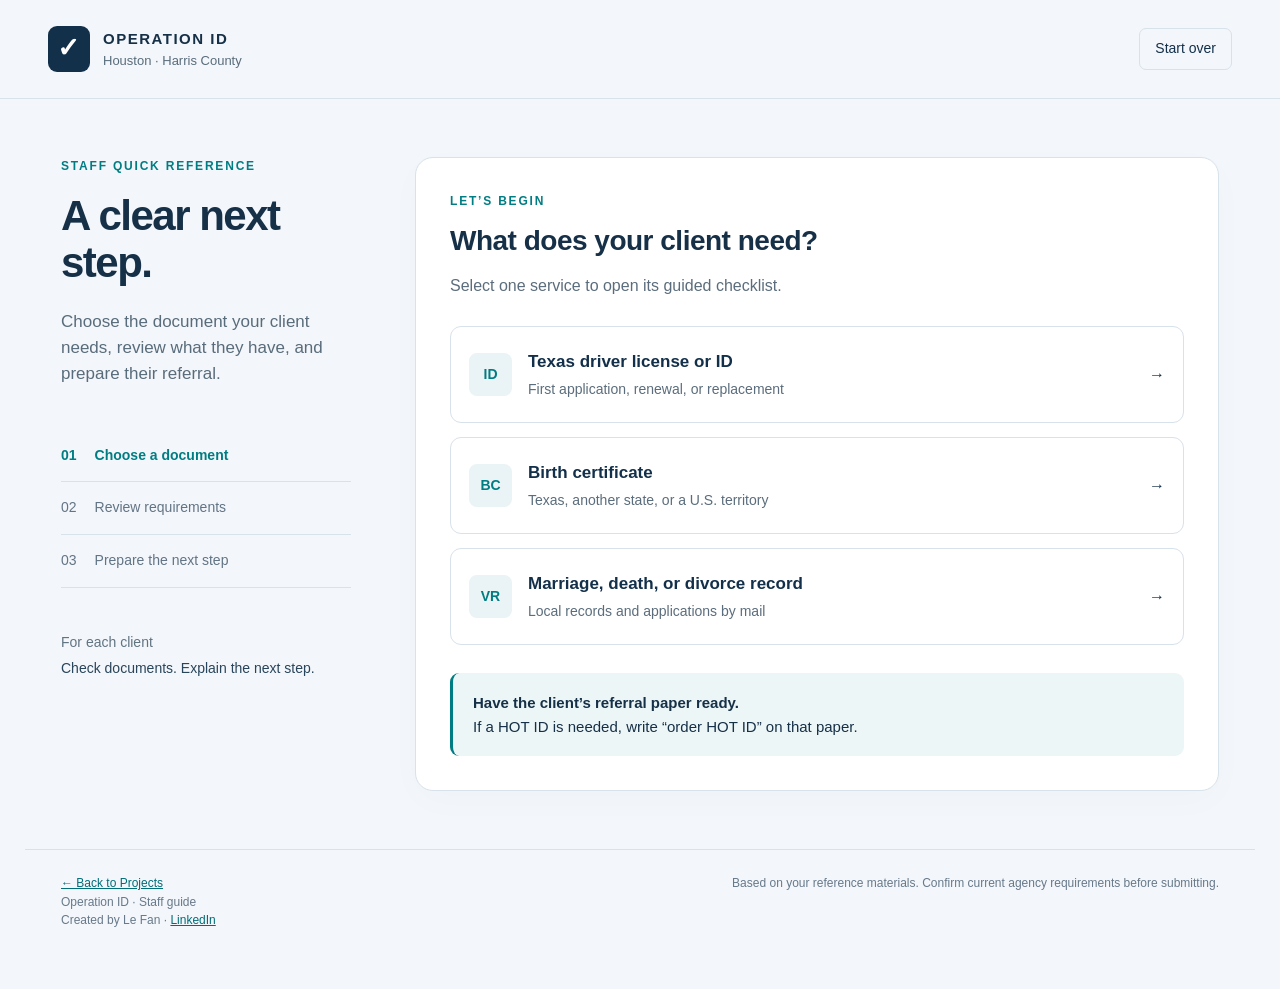
<file: index.html>
<!doctype html><html lang="en">
<head><meta charset="UTF-8">
  <meta name="viewport" content="width=device-width,initial-scale=1">
  <title>Houston Document Guide</title>
  <meta name="description" content="Operation ID staff guide for Texas identification, birth certificates, and vital records.">
  <link rel="icon" type="image/svg+xml" href="data:image/svg+xml,%3Csvg xmlns='http://www.w3.org/2000/svg' viewBox='0 0 32 32'%3E%3Crect width='32' height='32' rx='7' fill='%2313304a'/%3E%3Cpath d='M9 8h14v17H9z' fill='white'/%3E%3Cpath d='m12 17 3 3 6-7' fill='none' stroke='%23007d83' stroke-width='2'/%3E%3C/svg%3E"><link rel="stylesheet" href="style.css">
</head>
  <body>
    <header>
      <div class="brand">
        <span class="mark">✓</span>
        <div>OPERATION ID
          <small>Houston · Harris County</small>
        </div>
      </div>
      <button class="quiet" id="reset">Start over</button>
    </header>
    <main>
      <aside>
        <div class="eyebrow">STAFF QUICK REFERENCE</div>
        <h1>A clear next step.</h1>
        <p>Choose the document your client needs, review what they have, and prepare their referral.</p>
        <nav aria-label="Guide progress">
          <div class="step active">01 
            <span>Choose a document</span>
          </div>
          <div class="step">02 
            <span>Review requirements</span>
          </div>
          <div class="step">03 
            <span>Prepare the next step</span>
          </div>
        </nav>
        <div class="side-note">For each client<br>
          <strong>Check documents. Explain the next step.</strong>
        </div>
      </aside><section id="workspace" aria-label="Document guide">
        <div class="eyebrow">LET’S BEGIN</div><h2>What does your client need?
        </h2>
        <p class="muted">Select one service to open its guided checklist.</p>
        <div class="choices">
          <button class="choice" data-flow="dps">
          <span class="icon">ID</span>
          <span><strong>Texas driver license or ID</strong><small>First application, renewal, or replacement</small></span>
          <span aria-hidden="true">→</span>
        </button>
         <button class="choice" data-flow="birth">
           <span class="icon">BC</span>
           <span><strong>Birth certificate</strong><small>Texas, another state, or a U.S. territory</small></span>
           <span aria-hidden="true">→</span>
         </button>
          <button class="choice" data-flow="records">
            <span class="icon">VR</span>
            <span><strong>Marriage, death, or divorce record</strong><small>Local records and applications by mail</small></span><span aria-hidden="true">→</span></button></div><div class="note"><strong>Have the client’s referral paper ready.</strong><br>If a HOT ID is needed, write “order HOT ID” on that paper.</div></section></main><footer><div><a href="https://vonfxl.com/Projects.html">← Back to Projects</a><br>Operation ID · Staff guide<br><span id="author-credit">Created by Le Fan · <a href="https://www.linkedin.com/in/le-fan/" target="_blank" rel="noopener noreferrer" aria-label="Le Fan on LinkedIn">LinkedIn</a></span></div><span>Based on your reference materials. Confirm current agency requirements before submitting.</span></footer><script src="data.js"></script><script src="supabase-config.js"></script><script src="state-rules.js"></script><script src="app.js"></script></body></html>
</file>
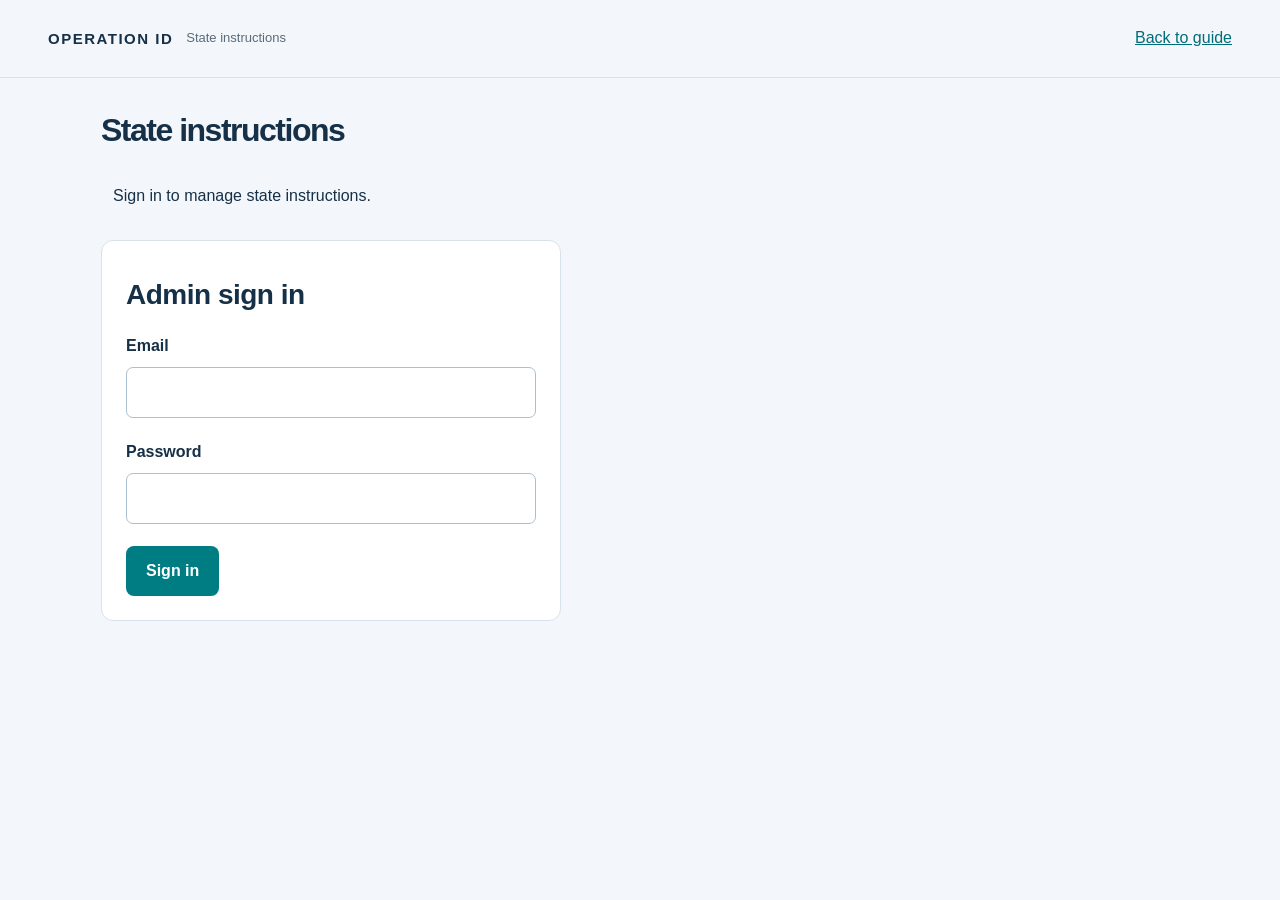
<file: admin/index.html>
<!doctype html>
<html lang="en">
<head>
  <meta charset="utf-8"><meta name="viewport" content="width=device-width,initial-scale=1">
  <title>State instructions · Operation ID</title>
  <link rel="stylesheet" href="../style.css"><link rel="stylesheet" href="admin.css">
</head>
<body>
  <header><div class="brand">OPERATION ID <small>State instructions</small></div><a href="../">Back to guide</a></header>
  <main>
    <h1>State instructions</h1>
    <p id="status" role="status" aria-live="polite">Checking sign-in…</p>
    <section id="login-panel" hidden>
      <h2>Admin sign in</h2>
      <form id="login">
        <label class="field" for="email">Email</label><input id="email" type="email" autocomplete="username" required>
        <label class="field" for="password">Password</label><input id="password" type="password" autocomplete="current-password" required>
        <button class="primary" type="submit">Sign in</button>
      </form>
    </section>
    <div class="actions"><button id="logout" class="quiet" hidden>Log out</button></div>
    <section id="dashboard" hidden>
      <p>Edit instruction text only. Cover-letter requirements and the guide checklist are maintained separately.</p>
      <label class="field" for="search">Find a state or territory</label><input id="search" type="search" placeholder="State name or code">
      <button class="quiet" id="refresh">Refresh list</button>
      <div class="table-scroll"><table>
        <thead><tr><th>State</th><th>Code</th><th>Instruction</th><th>Last verified</th><th>Last updated</th><th>Active</th><th>Actions</th></tr></thead>
        <tbody id="rules"></tbody>
      </table></div>
      <form id="editor" hidden>
        <h2 id="edit-title">Edit state</h2>
        <p>Changing the state also changes its code. Each state can have only one record.</p>
        <label class="field" for="state-name">State / territory</label><select id="state-name" required></select>
        <label class="field" for="state-code">State code</label><select id="state-code" required></select>
        <label class="field" for="instruction">OPID special instruction</label><textarea id="instruction" rows="6"></textarea>
        <div id="override-field" hidden><label class="field" for="override" id="override-label">Jurisdiction instruction</label><textarea id="override" rows="4"></textarea></div>
        <label class="field" for="staff-note">State-specific staff reminder (optional)</label><textarea id="staff-note" rows="3"></textarea>
        <small>Leave blank to use the guide’s shared reminder. This note is publicly visible.</small>
        <label class="field" for="source-url">Source URL (optional)</label><input id="source-url" type="url" placeholder="https://">
        <label class="field" for="last-verified">Last verified (optional)</label><input id="last-verified" type="date">
        <label class="check"><input id="active" type="checkbox"><span>Active</span></label>
        <p id="updated"></p>
        <div class="actions"><button class="primary" type="submit">Save Changes</button><button class="quiet" type="button" id="cancel">Cancel</button></div>
      </form>
    </section>
  </main>
  <script src="../vendor/supabase-2.57.4.js"></script>
  <script src="../supabase-config.js"></script><script src="../state-rules.js"></script>
  <script src="admin.js"></script>
</body>
</html>
</file>
<file: style.css>
:root{font-family:Segoe UI,Arial,sans-serif;color:#163047;background:#f3f6fa;font-size:16px;line-height:1.55;--navy:#13304a;--teal:#007d83;--line:#d8e2ea}*{box-sizing:border-box}body{margin:0}header{max-width:1320px;margin:auto;display:flex;justify-content:space-between;align-items:center;padding:26px 48px;border-bottom:1px solid var(--line)}.brand{display:flex;align-items:center;gap:13px;font-weight:750;font-size:15px;letter-spacing:1.5px}.brand small{display:block;font-size:13px;letter-spacing:0;font-weight:400;color:#596c7b}.mark{display:grid;place-items:center;background:var(--navy);color:white;width:42px;height:46px;border-radius:9px;font-size:27px}button,input,select{font:inherit}button,a,input,select,summary{touch-action:manipulation}button{cursor:pointer}button:focus-visible,a:focus-visible,input:focus-visible,select:focus-visible,summary:focus-visible{outline:3px solid #dd8d18;outline-offset:3px}main{display:grid;grid-template-columns:290px minmax(0,1fr);gap:64px;max-width:1230px;margin:58px auto;padding:0 36px;align-items:start}aside{position:sticky;top:30px}h1{font-size:42px;letter-spacing:-1.5px;line-height:1.12;margin:16px 0 23px}aside p{color:#596c7b;font-size:17px}.eyebrow{font-size:12px;font-weight:750;letter-spacing:1.8px;color:var(--teal)}nav{margin-top:42px}.step{padding:15px 0;border-bottom:1px solid var(--line);font-size:14px;color:#627485;display:flex;gap:18px}.step.active{color:var(--teal);font-weight:700}.side-note{margin-top:44px;font-size:14px;color:#617482}.side-note strong{display:block;font-weight:500;color:#29455b;margin-top:5px}#workspace{background:white;border:1px solid var(--line);border-radius:18px;padding:34px;box-shadow:0 10px 36px #13304a05;min-height:525px}h2{font-size:28px;line-height:1.25;letter-spacing:-.5px;margin:12px 0}h3{font-size:19px;line-height:1.35;margin:25px 0 12px}.muted,small{color:#5b6d7c}.choices{display:grid;gap:14px;margin:28px 0}.choice{border:1px solid var(--line);background:white;border-radius:11px;text-align:left;padding:22px 18px;display:flex;align-items:center;gap:16px;color:var(--navy);width:100%;transition:.15s}.choice:hover{border-color:var(--teal);background:#f2fbfa;transform:translateY(-1px)}.choice strong{display:block;font-size:17px}.choice small{display:block;font-size:14px;margin-top:3px}.choice>span:last-child{margin-left:auto}.icon{font-size:14px;font-weight:700;min-width:43px;height:43px;display:grid;place-items:center;background:#eaf3f5;color:var(--teal);border-radius:8px}.note{background:#edf6f7;padding:18px 20px;border-radius:9px;font-size:15px;margin-top:24px;border-left:3px solid var(--teal)}.warn{background:#fff7e9;border-color:#bc7c1a}.success{background:#eaf7f0;border-color:#208255}.quiet{border:1px solid var(--line);background:transparent;padding:9px 15px;border-radius:7px;color:var(--navy);font-size:14px}.primary,.linkbutton{display:inline-block;text-decoration:none;color:white;background:var(--teal);border:0;border-radius:8px;padding:13px 20px;font-weight:650;margin-top:22px}.back{border:0;background:transparent;padding:0;color:var(--teal);margin-bottom:18px;font-size:14px}.field{display:block;margin:22px 0 8px;font-weight:650}select,input[type=text]{width:100%;padding:12px;border:1px solid #abbfcf;border-radius:7px;background:white;color:var(--navy)}.check{display:flex;align-items:flex-start;gap:11px;padding:12px 4px;border-bottom:1px solid #edf1f5;cursor:pointer;font-size:16px}.check input{margin-top:5px;min-width:19px;height:19px;accent-color:var(--teal)}fieldset{border:0;padding:0;margin:18px 0}legend{font-size:18px;font-weight:700;margin-bottom:8px}details{border:1px solid var(--line);border-radius:8px;margin:14px 0;padding:14px 16px}summary{cursor:pointer;font-weight:650}a{color:#006d79;overflow-wrap:anywhere}li{margin:8px 0}ul,ol{padding-left:24px}.actions{display:flex;gap:12px;flex-wrap:wrap;align-items:center}.pill{font-size:13px;background:#eaf3f5;color:#166974;padding:5px 10px;border-radius:5px;display:inline-block;margin-bottom:8px}.result{border-top:1px solid var(--line);margin-top:25px;padding-top:12px}.result:focus{outline:0}.location{padding:15px 0;border-bottom:1px solid var(--line)}.location strong{display:block}.empty{color:#975c09}footer{max-width:1230px;margin:35px auto;padding:24px 36px;border-top:1px solid var(--line);display:flex;gap:30px;justify-content:space-between;color:#67798a;font-size:12px}footer span{max-width:590px}#special{white-space:pre-line}.reference p{font-size:15px}button:disabled{opacity:.5;cursor:default}@media(max-width:850px){main{grid-template-columns:1fr;gap:22px;margin-top:30px}aside{position:static}aside h1{font-size:32px;margin:10px 0}aside p,nav,.side-note{display:none}#workspace{padding:25px}header{padding:20px 28px}footer{display:block}footer span{display:block;margin-top:8px}}@media(max-width:480px){main{padding:0 16px}header{padding:18px 16px}.brand{font-size:12px}#workspace{padding:22px 18px}.choice{padding:18px 12px;gap:10px}.choice strong{font-size:16px}.icon{min-width:36px}h2{font-size:25px}footer{padding:20px 16px}}
</file>
<file: admin/admin.css>
[hidden]{display:none!important}main{display:block;max-width:1150px;margin:35px auto}h1{font-size:32px}section{background:white;padding:24px;border:1px solid var(--line);border-radius:12px;margin-top:20px}#login-panel{max-width:460px}input:not([type=checkbox]),textarea,select{width:100%;font:inherit;padding:12px;border:1px solid #abbfcf;border-radius:7px;background:white;color:var(--navy)}textarea{resize:vertical}textarea:focus-visible{outline:3px solid #dd8d18;outline-offset:3px}.table-scroll{overflow-x:auto;margin-top:20px}table{width:100%;border-collapse:collapse;text-align:left;font-size:14px}th,td{border-bottom:1px solid var(--line);padding:12px;vertical-align:top}td.preview{min-width:170px;max-width:280px;overflow-wrap:anywhere}td button{white-space:nowrap;margin:3px}#editor{border-top:1px solid var(--line);margin-top:25px;padding-top:15px}#status{padding:12px;border-radius:6px;overflow-wrap:anywhere}#status.error{background:#fff0e9;color:#853900}#status.success{background:#eaf7f0;color:#185a3b}.review{color:#853900;font-weight:650}#refresh{margin-top:12px}@media(max-width:480px){section{padding:16px}header{gap:15px}.brand{display:block}}
</file>
